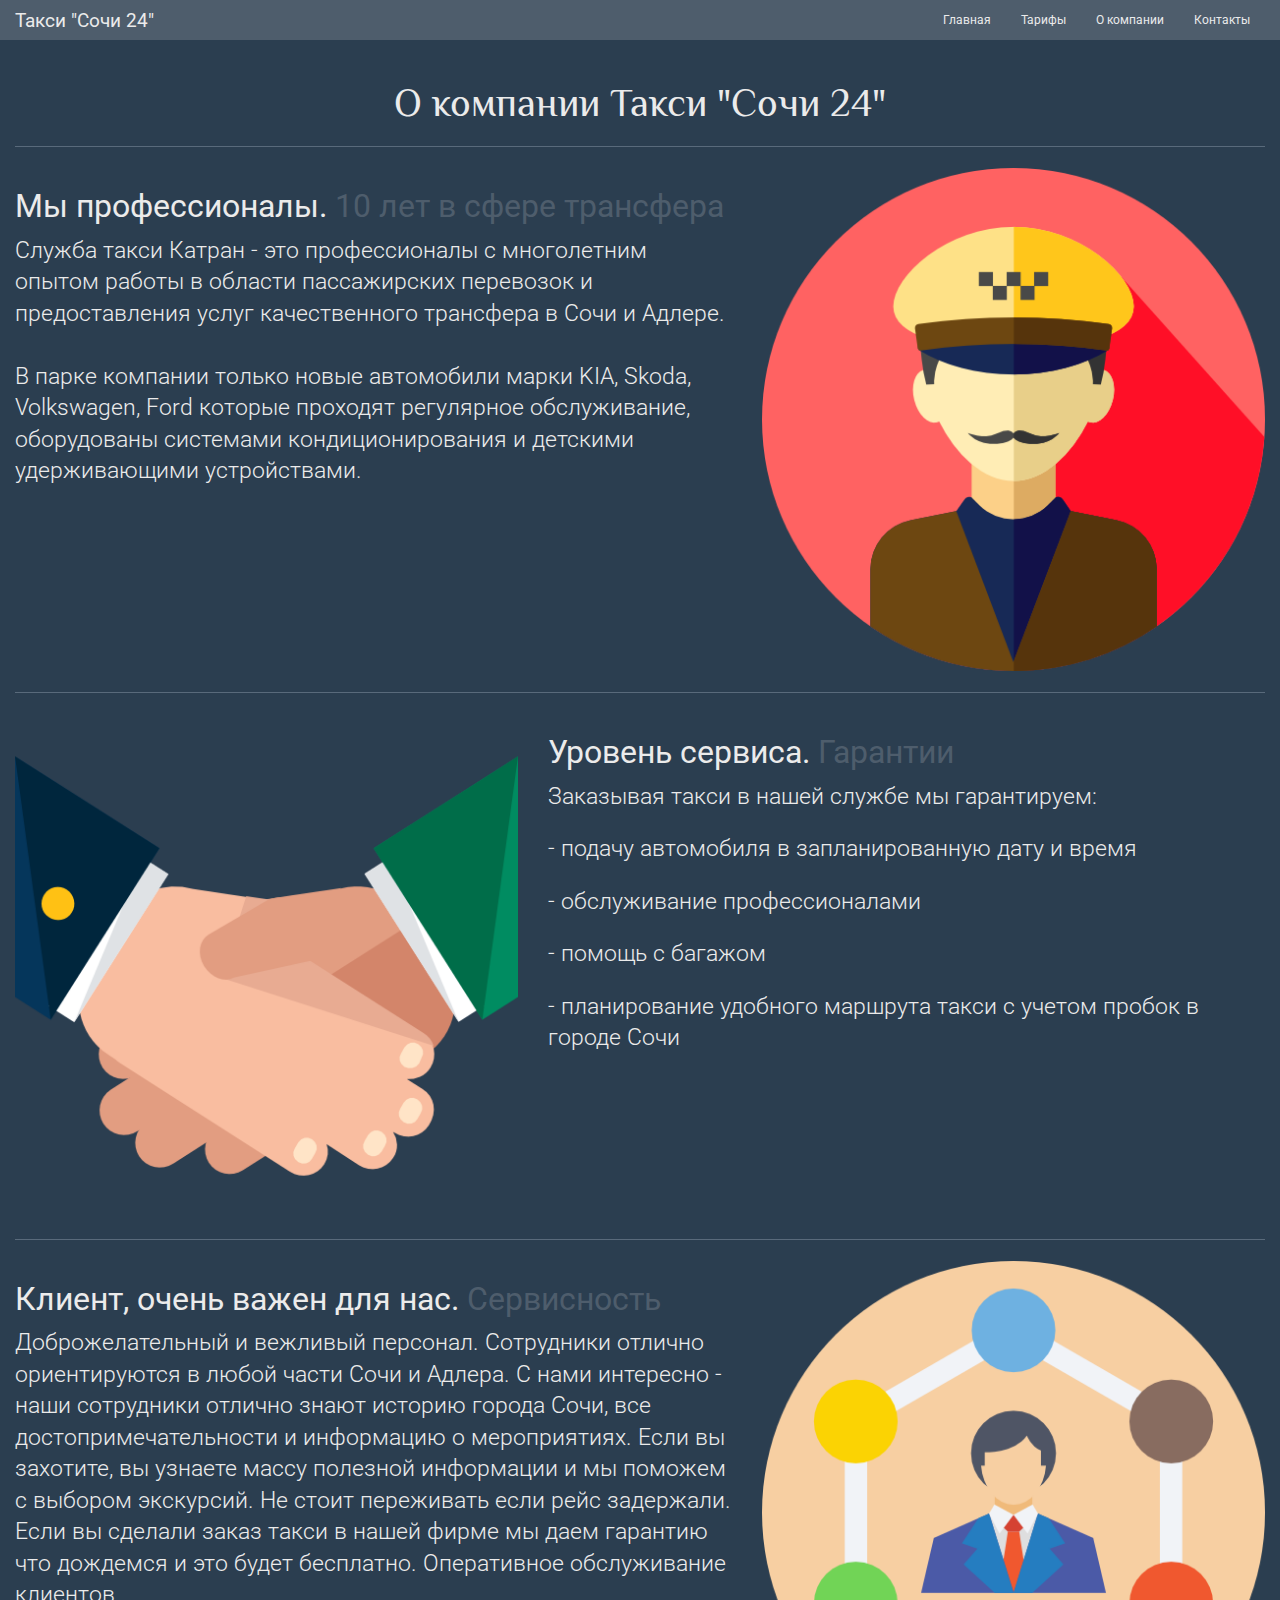
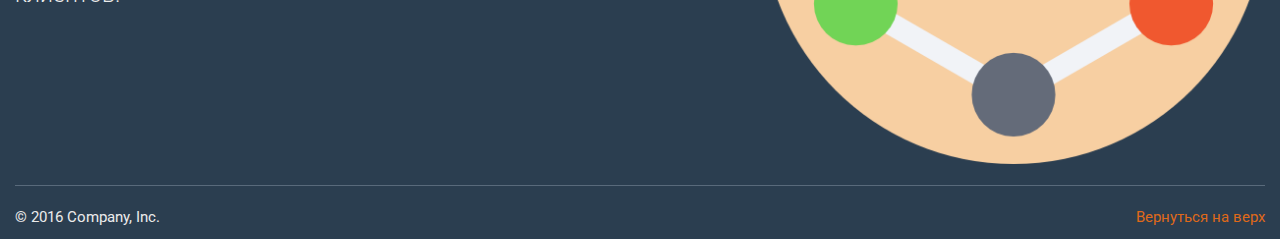
<file: About.html>
<!DOCTYPE html PUBLIC "-//W3C//DTD XHTML 1.0 Transitional//EN" "http://www.w3.org/TR/xhtml1/DTD/xhtml1-transitional.dtd">
<html xmlns="http://www.w3.org/1999/xhtml" xml:lang="ru-ru" lang="ru-ru" >
<head>
  <meta charset="utf-8"/>
  <meta http-equiv="X-UA-Compatible" content="text/html"/>
  <meta name="viewport" content="width=device-width, initial-scale=1"/>
  <meta name="description" content="Заказ такси в Сочи, такси в Аэропорт, такси в Адлере, такси в Красную поляну"/>
  <meta name="keywords" content="такси в Сочи, заказ такси в Сочи, Красная поляна, Сочи такси, Аэропорт, заказ, Адлер, такси, Сочи, трансфер, Лоо, Ж/д вокзал"/>
  <meta name="robots" content="index, follow" />

  <title>Информация о Такси "Сочи 24"</title>

  <link rel="icon" href="favicon.ico"/>

  <link href="css/bootstrap.min.css" rel="stylesheet"/>
  <link href="css/bootstrap-datetimepicker.min.css" rel="stylesheet"/>

  <script src="js/jquery-3.1.1.min.js" type="text/javascript"></script>
  <script src="js/bootstrap.min.js" type="text/javascript"></script>
  <script src="js/moment-with-locales.min.js" type="text/javascript"></script>
  <script src="js/bootstrap-datetimepicker.min.js" type="text/javascript" ></script>

  <script type="text/javascript">
    function getDirection() {
    var _From = document.getElementById('DirectionFrom').value;
    var _To = document.getElementById('DestinationTo').value;
    var modalFrom = document.getElementById('modalFrom');
    var modalTo = document.getElementById('modalTo');
    modalFrom.value = _From;
    modalTo.value = _To;
  }
  </script>

</head>

<body>

	<nav class="navbar navbar-default">
	  <div class="container-fluid">
	    <div class="navbar-header">
	      <button type="button" class="navbar-toggle collapsed" data-toggle="collapse" data-target="#bs-example-navbar-collapse-1">
	        <span class="sr-only">Toggle navigation</span>
	        <span class="icon-bar"></span>
	        <span class="icon-bar"></span>
	        <span class="icon-bar"></span>
	      </button>
	      <a class="navbar-brand" href="index.html">Такси "Сочи 24" </a>
	    </div>

	    <div class="collapse navbar-collapse" id="bs-example-navbar-collapse-1">
	 
	      <ul class="nav navbar-nav navbar-right">
          <li><a href="index.html">Главная</a></li>
          <li><a href="tarif.html">Тарифы</a></li>
          <li><a href="about.html">О компании</a></li>
          <li><a href="contact.html">Контакты</a></li>
        </ul>
	    </div>
	  </div>
	</nav>

	<div class="container-fluid">
    <div class="text-center">
      <h1 style="font-family: Philosopher">О компании Такси "Сочи 24"</h1>
    </div>
		<!-- START THE FEATURETTES -->

        <hr class="featurette-divider">

        <div class="row featurette">
          <div class="col-md-7">
            <h2 class="featurette-heading">Мы профессионалы. <span class="text-muted">10 лет в сфере трансфера</span></h2>
            <p class="lead">Служба такси Катран - это профессионалы с многолетним опытом работы в области пассажирских перевозок и предоставления услуг качественного трансфера в Сочи и Адлере. <br></br>В парке компании только новые автомобили марки KIA, Skoda, Volkswagen, Ford которые проходят регулярное обслуживание, оборудованы системами кондиционирования  и детскими удерживающими устройствами.</p>
          </div>
          <div class="col-md-5">
            <img class="featurette-image img-responsive center-block" data-src="holder.js/500x500/auto" alt="Популярное такси в Сочи" src="image/social.png" data-holder-rendered="true">
          </div>
        </div>

        <hr class="featurette-divider">

        <div class="row featurette">
          <div class="col-md-7 col-md-push-5">
            <h2 class="featurette-heading">Уровень сервиса. <span class="text-muted">Гарантии</span></h2>
            <p class="lead">Заказывая такси в нашей службе мы гарантируем: 
              
                <p class="lead">- подачу автомобиля в запланированную дату и время</p>
                <p class="lead">- обслуживание профессионалами</p>
                <p class="lead">- помощь с багажом</p>
                <p class="lead">- планирование удобного маршрута такси с учетом пробок в городе Сочи</p>
            </p>
          </div>
          <div class="col-md-5 col-md-pull-7">
            <img class="featurette-image img-responsive center-block" data-src="holder.js/500x500/auto" alt="Хорошее такси в Сочи" src="image/gestures.png" data-holder-rendered="true">
          </div>
        </div>

        <hr class="featurette-divider">

        <div class="row featurette">
          <div class="col-md-7">
            <h2 class="featurette-heading">Клиент, очень важен для нас. <span class="text-muted">Сервисность</span></h2>
            <p class="lead">Доброжелательный и вежливый персонал. Сотрудники отлично ориентируются в любой части Сочи и Адлера. С нами интересно - наши сотрудники отлично знают историю города Сочи, все достопримечательности и информацию о мероприятиях. Если вы захотите, вы узнаете массу полезной информации и мы поможем с выбором экскурсий. Не стоит переживать если рейс задержали. Если вы сделали заказ такси в нашей фирме мы даем гарантию что дождемся и это будет бесплатно. Оперативное обслуживание клиентов.</p>
          </div>
          <div class="col-md-5">
            <img class="featurette-image img-responsive center-block" data-src="holder.js/500x500/auto" alt="Такси в Сочи дешево" src="image/profile.png" data-holder-rendered="true">
          </div>
        </div>

        <hr class="featurette-divider">

        <!-- /END THE FEATURETTES -->


        <!-- FOOTER -->
        <footer>
          <p class="pull-right"><a href="index.html">Вернуться на верх</a></p>
          <p>© 2016 Company, Inc.</p>
        </footer>

	</div>

  
</body>
</html>
</file>
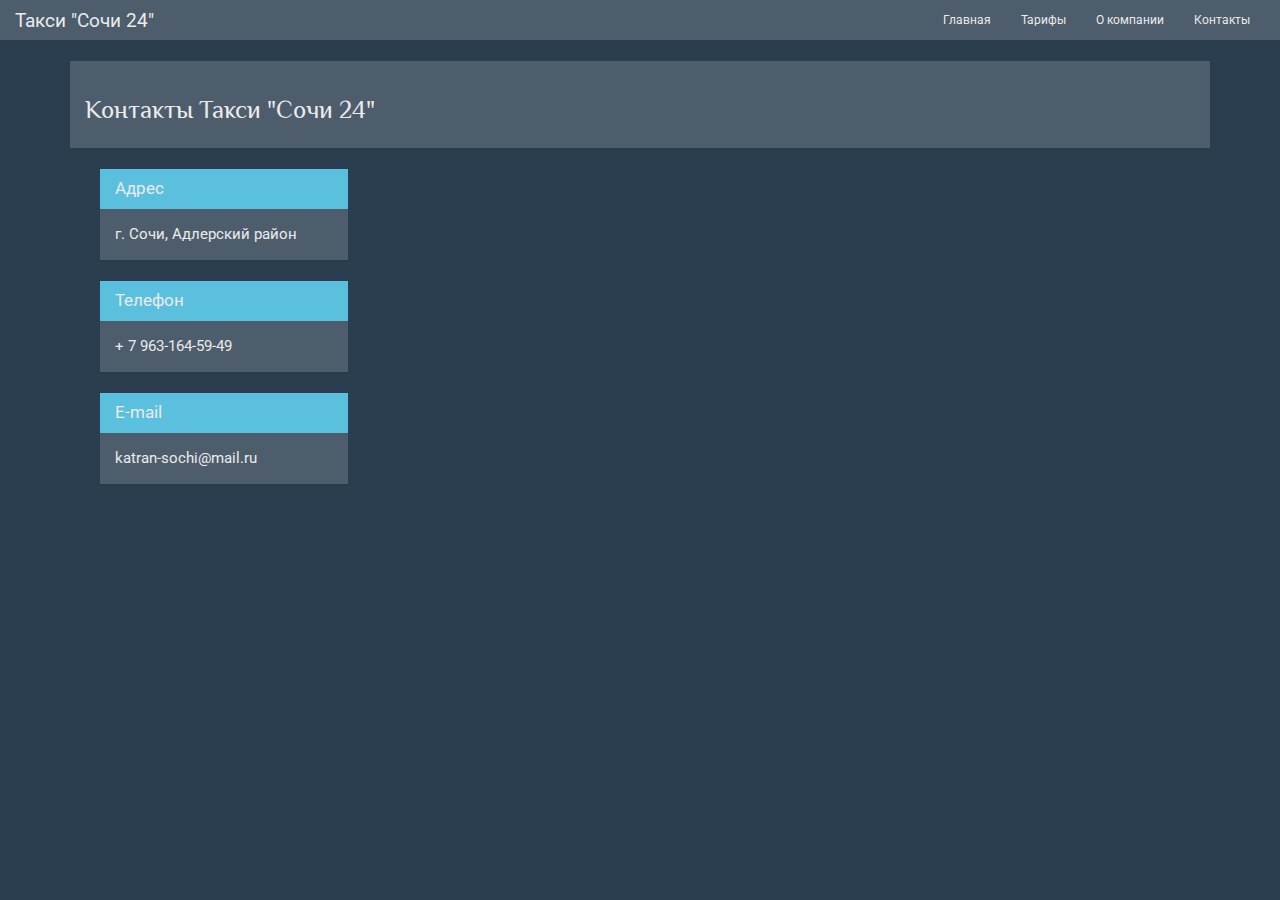
<file: Contact.html>
<!DOCTYPE html PUBLIC "-//W3C//DTD XHTML 1.0 Transitional//EN" "http://www.w3.org/TR/xhtml1/DTD/xhtml1-transitional.dtd">
<html xmlns="http://www.w3.org/1999/xhtml" xml:lang="ru-ru" lang="ru-ru" >
<head>
  <meta charset="utf-8"/>
  <meta http-equiv="X-UA-Compatible" content="text/html"/>
  <meta name="viewport" content="width=device-width, initial-scale=1"/>
  <meta name="description" content="Заказ такси в Сочи, такси в Аэропорт, такси в Адлере, такси в Красную поляну"/>
  <meta name="keywords" content="такси в Сочи, заказ такси в Сочи, Красная поляна, Сочи такси, Аэропорт, заказ, Адлер, такси, Сочи, трансфер, Лоо, Ж/д вокзал"/>


  <meta name="robots" content="index, follow" />
  <link rel="icon" href="favicon.ico"/>

  <title>Контакты Такси "Сочи 24"</title>

  <link href="css/bootstrap.min.css" rel="stylesheet"/>
  <link href="css/bootstrap-datetimepicker.min.css" rel="stylesheet"/>

  <script src="js/jquery-3.1.1.min.js" type="text/javascript"></script>
  <script src="js/bootstrap.min.js" type="text/javascript"></script>
  <script src="js/moment-with-locales.min.js" type="text/javascript"></script>
  <script src="js/bootstrap-datetimepicker.min.js" type="text/javascript" ></script>


</head>

<body>

	<nav class="navbar navbar-default">
	  <div class="container-fluid">
	    <div class="navbar-header">
	      <button type="button" class="navbar-toggle collapsed" data-toggle="collapse" data-target="#bs-example-navbar-collapse-1">
	        <span class="sr-only">Toggle navigation</span>
	        <span class="icon-bar"></span>
	        <span class="icon-bar"></span>
	        <span class="icon-bar"></span>
	      </button>
	      <a class="navbar-brand" href="index.html">Такси "Сочи 24" </a>
	    </div>

	    <div class="collapse navbar-collapse" id="bs-example-navbar-collapse-1">
	 
	      <ul class="nav navbar-nav navbar-right">
          <li><a href="index.html">Главная</a></li>
          <li><a href="tarif.html">Тарифы</a></li>
          <li><a href="about.html">О компании</a></li>
          <li><a href="contact.html">Контакты</a></li>
        </ul>
	    </div>
	  </div>
	</nav>

	<div class="container">
		<div class="panel panel-default">
      <div class="panel-body">
        <h1 style="font-family: Philosopher"><small>Контакты Такси "Сочи 24"</small></h1>
      </div>
    </div>
    <div class="col-md-12">
      <div class="col-md-3">
        <div class="row">
          <div class="col-md-12">
            <div class="panel panel-info">
              <div class="panel-heading">
                <h3 class="panel-title">Адрес</h3>
              </div>
              <div class="panel-body">
              г. Сочи, Адлерский район
              </div>
            </div>
          </div>
        </div>
        <div class="row">
          <div class="col-md-12">
            <div class="panel panel-info">
              <div class="panel-heading">
                <h3 class="panel-title">Телефон</h3>
              </div>
              <div class="panel-body">
              + 7 963-164-59-49
              </div>
            </div>
          </div>
        </div>
        <div class="row">
          <div class="col-md-12">
            <div class="panel panel-info">
              <div class="panel-heading">
                <h3 class="panel-title">E-mail</h3>
              </div>
            <div class="panel-body">
              katran-sochi@mail.ru
            </div>
            </div>
          </div>
        </div>
      </div>
      <div class="col-md-9">
        
      </div>
    </div>
	</div>

  
</body>
</html>
</file>
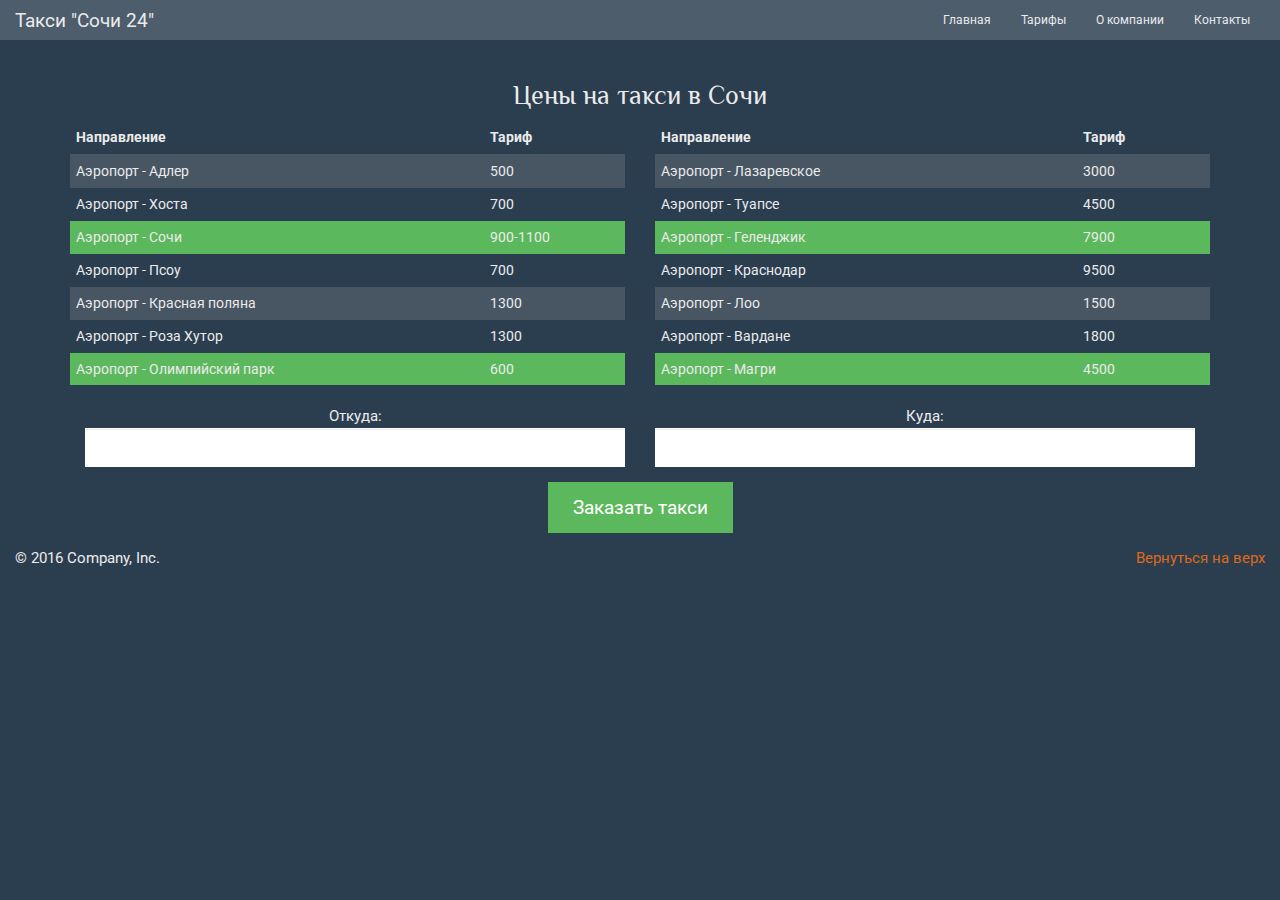
<file: tarif.html>
<!DOCTYPE html PUBLIC "-//W3C//DTD XHTML 1.0 Transitional//EN" "http://www.w3.org/TR/xhtml1/DTD/xhtml1-transitional.dtd">
<html xmlns="http://www.w3.org/1999/xhtml" xml:lang="ru-ru" lang="ru-ru" >
<head>
  <meta charset="utf-8"/>
  <meta http-equiv="X-UA-Compatible" content="text/html"/>
  <meta name="viewport" content="width=device-width, initial-scale=1"/>
  <meta name="description" content="Цены на такси в Сочи / Тарифы"/>
  <meta name="keywords" content="цены такси сочи, такси сочи дешево, цена такси аэропорт сочи"/>


  <meta name="robots" content="index, follow" />
  <link rel="icon" href="favicon.ico"/>

  <title>Тарифы на такси в Сочи</title>

  <link href="css/bootstrap.min.css" rel="stylesheet"/>
  <link href="css/bootstrap-datetimepicker.min.css" rel="stylesheet"/>

  <script src="js/jquery-3.1.1.min.js" type="text/javascript"></script>
  <script src="js/bootstrap.min.js" type="text/javascript"></script>
  <script src="js/moment-with-locales.min.js" type="text/javascript"></script>
  <script src="js/bootstrap-datetimepicker.min.js" type="text/javascript" ></script>

  <script type="text/javascript">
    function getDirection() {
    var _From = document.getElementById('DirectionFrom').value;
    var _To = document.getElementById('DestinationTo').value;
    var modalFrom = document.getElementById('modalFrom');
    var modalTo = document.getElementById('modalTo');
    modalFrom.value = _From;
    modalTo.value = _To;
  }
  </script>

</head>

<body>

	<nav class="navbar navbar-default">
	  <div class="container-fluid">
	    <div class="navbar-header">
	      <button type="button" class="navbar-toggle collapsed" data-toggle="collapse" data-target="#bs-example-navbar-collapse-1">
	        <span class="sr-only">Toggle navigation</span>
	        <span class="icon-bar"></span>
	        <span class="icon-bar"></span>
	        <span class="icon-bar"></span>
	      </button>
	      <a class="navbar-brand" href="index.html">Такси "Сочи 24" </a>
	    </div>

	    <div class="collapse navbar-collapse" id="bs-example-navbar-collapse-1">
	 
	     <ul class="nav navbar-nav navbar-right">
          <li><a href="index.html">Главная</a></li>
          <li><a href="tarif.html">Тарифы</a></li>
          <li><a href="about.html">О компании</a></li>
          <li><a href="contact.html">Контакты</a></li>
        </ul>
	    </div>
	  </div>
	</nav>

	<div class="container-fluid">
    <div class="container">
      <div class="row">
          <div class="col-md-12">
              <div class="text-center"> 
                  <h3 style="font-family:Philosopher">Цены на такси в Сочи</h3>
              </div>
          </div>
          <div class="row">
            <div class="col-md-12">
              <div class="col-md-6">
                <table class="table" style="font-size: 14px"> 
                  <thead> <tr> <th>Направление</th> <th>Тариф</th> </tr> </thead> 
                  <tbody> 
                  <tr class="active"> <td scope="row">Аэропорт - Адлер</td> <td>500</td> </tr>
                  <tr> <td scope="row">Аэропорт - Хоста</td> <td>700</td> </tr>
                  <tr class="success"> <td scope="row">Аэропорт - Сочи</td> <td>900-1100</td></tr>
                  <tr> <td scope="row">Аэропорт - Псоу</td> <td>700</td></tr>
                  <tr class="active"> <td scope="row">Аэропорт - Красная поляна</td> <td>1300</td></tr>
                  <tr> <td scope="row">Аэропорт - Роза Хутор</td> <td>1300 </td></tr>
                  <tr class="success"> <td scope="row">Аэропорт - Олимпийский парк</td> <td>600</td></tr>
                  </tbody>
                </table>
              </div>
              <div class="col-md-6">
              <table class="table" style="font-size: 14px"> 
                  <thead> <tr> <th>Направление</th> <th>Тариф</th> </tr> </thead> 
                 <tbody> 
                  <tr class="active"> <td scope="row">Аэропорт - Лазаревское</td> <td>3000</td> </tr>
                  <tr> <td scope="row">Аэропорт - Туапсе</td> <td>4500</td> </tr>
                  <tr class="success"> <td scope="row">Аэропорт - Геленджик</td> <td>7900</td></tr>
                  <tr> <td scope="row">Аэропорт - Краснодар</td> <td>9500</td></tr>
                  <tr class="active"> <td scope="row">Аэропорт - Лоо</td> <td>1500</td></tr>
                  <tr> <td scope="row">Аэропорт - Вардане</td> <td>1800</td></tr>
                  <tr class="success"> <td scope="row">Аэропорт - Магри</td> <td>4500</td></tr>
                  </tbody>
                </table>
              </div>
            </div>
          </div>
      </div>
      <form>
        <fieldset>
          <div class="row">
            <div class="col-md-12 text-center">

              <div class="col-md-6">
                <div class="form-group">
                  <span id="directionSpan">Откуда:</span> 
                  <input list="Direction" class="form-control" id="DirectionFrom"></input>
                </div>
              </div>

              <div class="col-md-6">
                <div class="form-group">
                  <span id="destinationSpan">Куда:</span> 
                  <input list="Direction" class="form-control" id="DestinationTo"></input>
                </div>
              </div>

              <datalist id="Direction">
                <option>Аэропорт</option>
                <option>Адлер</option>
                <option>Дагомыс</option>
                <option>Красная поляна</option>
                <option>Краснодар</option>
                <option>Кудепста</option>
                <option>Лазаревское</option>
                <option>Лоо</option>
                <option>Олимпийский парк</option>
                <option>Псоу</option>
                <option>Сочи</option>
                <option>Туапсе</option>
                <option>Хоста</option>
              </datalist>
          </div>
          
          <div class="row">
            <div class="col-md-12 text-center">
                <div class="form-group">
                  <button type="button" class="btn btn-lg btn-success" data-toggle="modal" onclick="getDirection()" data-target="#ZakazModal">Заказать такси</button>
                </div>
            </div>

          </div>
        </fieldset>
    </form>
    <!--Start ModalLayer ZakazTaxi-->

    <div class="modal fade" id="ZakazModal" tabindex="-1" role="dialog" aria-labelledby="ZakazModalLabel" aria-hidden="true">
      <div class="modal-dialog" role="document">
          <div class="modal-content">
            <div class="modal-header">
                <button type="button" class="close" data-dismiss="modal" aria-label="Close">
                <span aria-hidden="true">&times;</span>
                </button>
                <h4 class="modal-title" id="ZakazModalLabel">On-line заказ такси</h4>
            </div>
            <div class="modal-body">
              <form id=zakaz method="post" action="/sms/send_sms.php">
              
                <fieldset class="form-group">
                    <div class="row form-group"> 
                      <div class="col-md-12 text-center form-group"> 
                          <label class="sr-only" for="Name">Ваше имя</label> 
                          <input type="text" class="form-control" id="Name" name="Name" placeholder="Ваше имя"> 
                      </div>     
                    </div>
                    <div class="row form-group"> 
                      <div class="col-md-12 text-center form-group"> 
                          <label class="sr-only" for="Phone">Номер телефона</label> 
                          <input type="text" class="form-control" id="Phone" name="Phone" placeholder="Номер телефона"> 
                      </div> 
                    </div>
                    <div class="row">
                        <div class="col-md-6 form-group">
                            <span id="directionSpan">Откуда:</span> 
                            <input list="Direction" class="form-control" name="modalFrom" id="modalFrom"></input>
                        </div>
                        <div class="col-md-6 form-group">
                            <span id="destinationSpan">Куда:</span> 
                            <input list="Direction" class="form-control" name="modalTo" id="modalTo"></input>
                        </div>
                    </div>
                    <div class="row"> 
                      <div class="col-md-6 text-center"> 
                          <div class="form-group"> 
                            <label class="sr-only" for="Data">Дата</label> 
                            <input type="text" class="form-control" name="Date" id="Date" placeholder="Дата"> 
                          </div> 
                      </div> 
                      <div class="col-md-6 text-center"> 
                          <div class="form-group"> 
                            <label class="sr-only" for="Time">Время</label> 
                            <input type="text" class="form-control" name="Time" id="Time" placeholder="Время"> 
                          </div> 
                      </div> 
                      <div class="row"> 
                          <div class="col-md-12 text-center"> 
                              <button type="submit" class="btn btn-primary"> Отправить заявку
                              </button> 
                          </div> 
                        </div> 
                    </div>
                  </fieldset>
                </form>
            </div>
              <div class="modal-footer"> 
                  <div class="row"> 
                    <div class="col-md-12 text-center"> 
                      <p><small>Введите данные и нажмите "Отправить заявку". Наши операторы перезвонят Вам в течении 10 минут</small></p> 
                    </div> 
                  </div> 
              </div>
            </div>
        </div>                     
    </div>

    <script type="text/javascript"> 
          $(function() { 
          $('#Date').datetimepicker({ 
          pickTime: false, 
          language: 'ru' 
          }); 
          }); 
          </script> 
          <script type="text/javascript"> 
          $(function() { 
          $('#Time').datetimepicker({ 
          pickDate: false, 
          language: 'ru' 
          }); 
          }); 
        </script> 
  <!--End ModalLayer ZakazTaxi-->
    </div>


        <!-- FOOTER -->
      <footer>
          <p class="pull-right"><a href="index.html">Вернуться на верх</a></p>
          <p>© 2016 Company, Inc.</p>
        </footer>

	</div>

  
</body>
</html>
</file>
